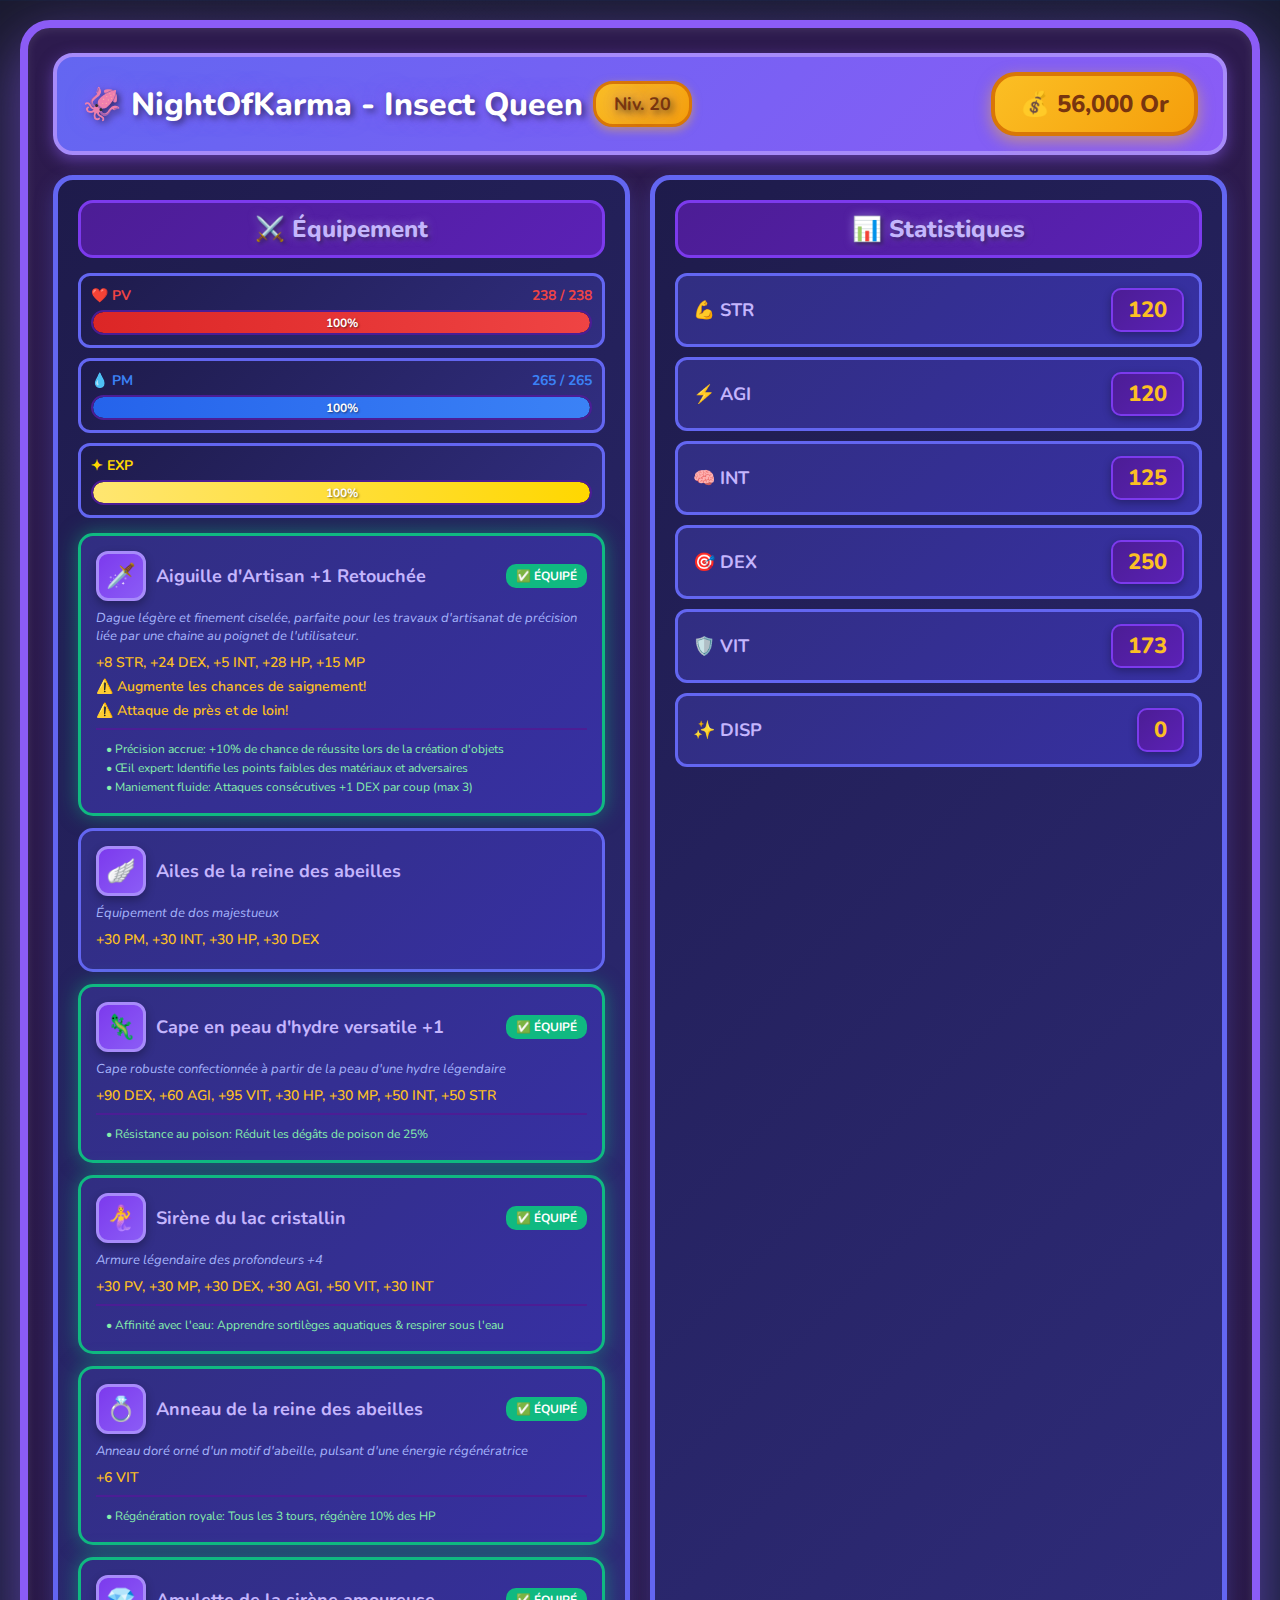
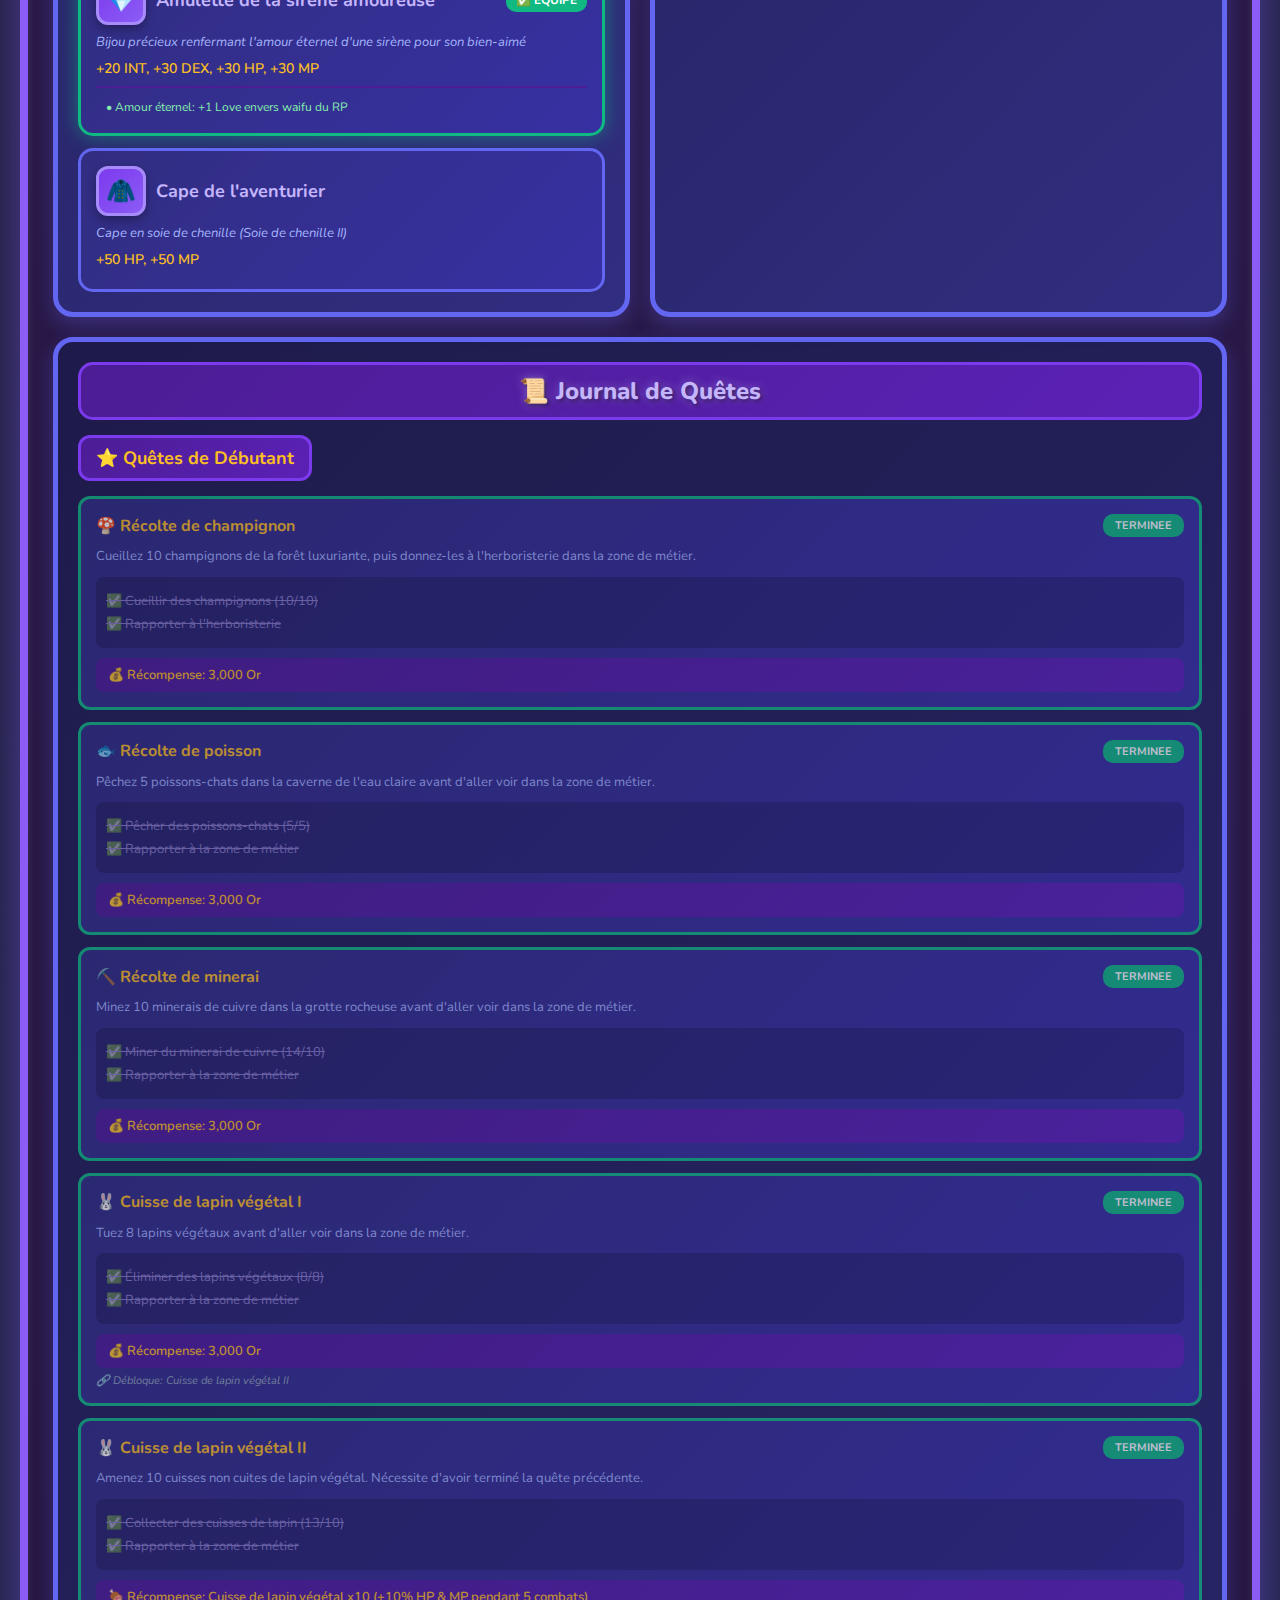
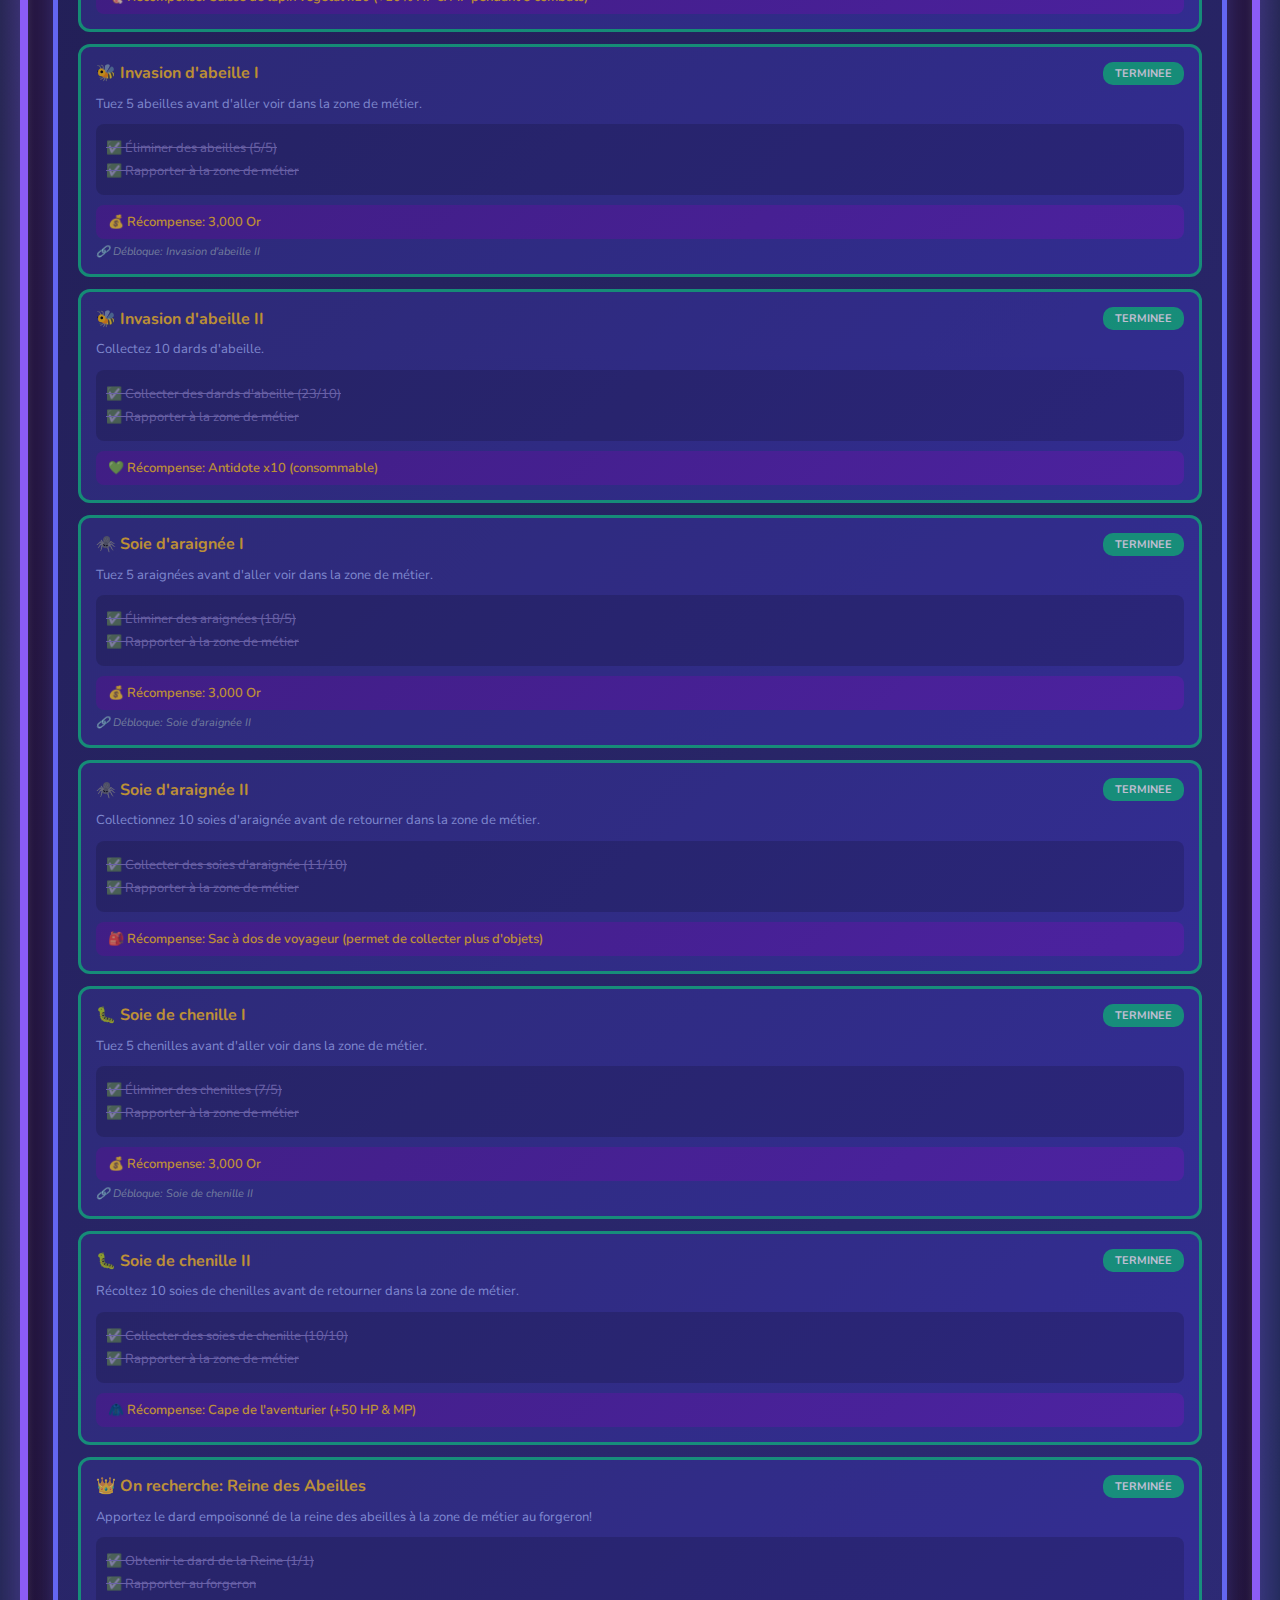
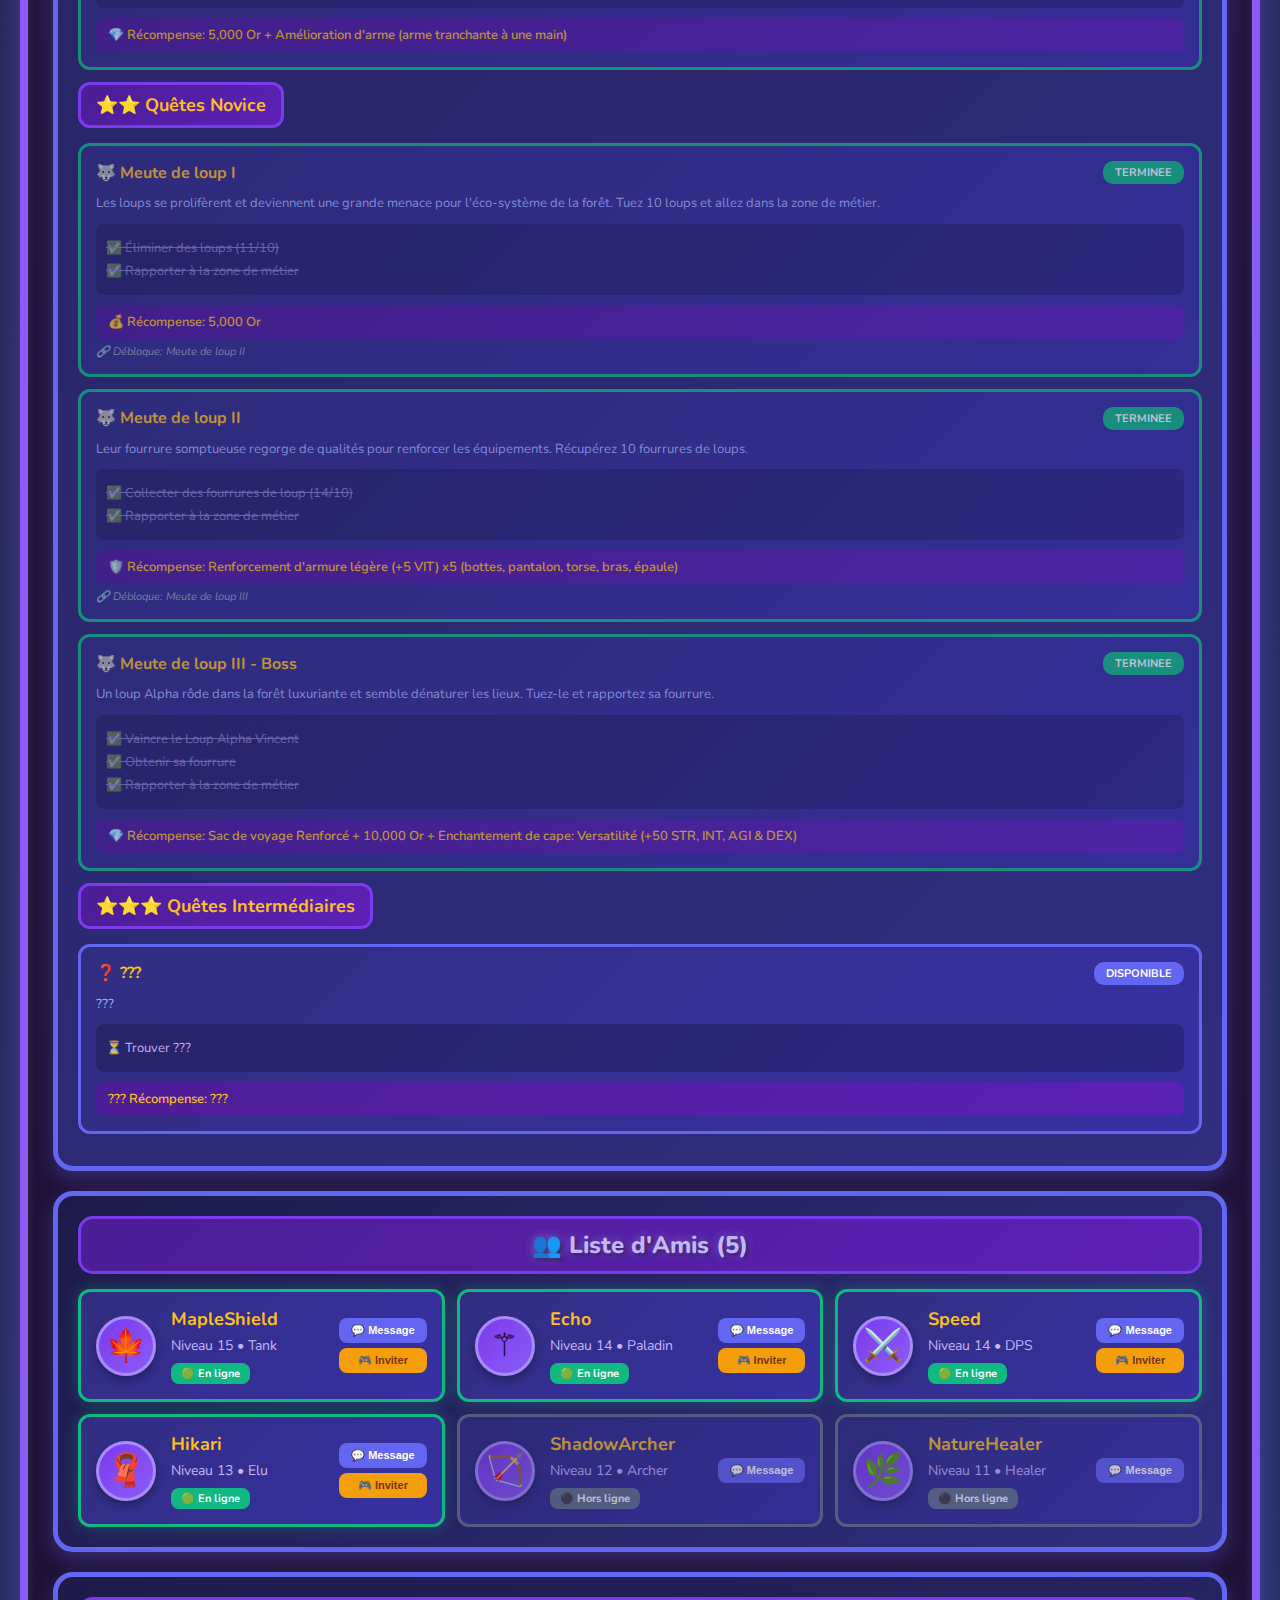
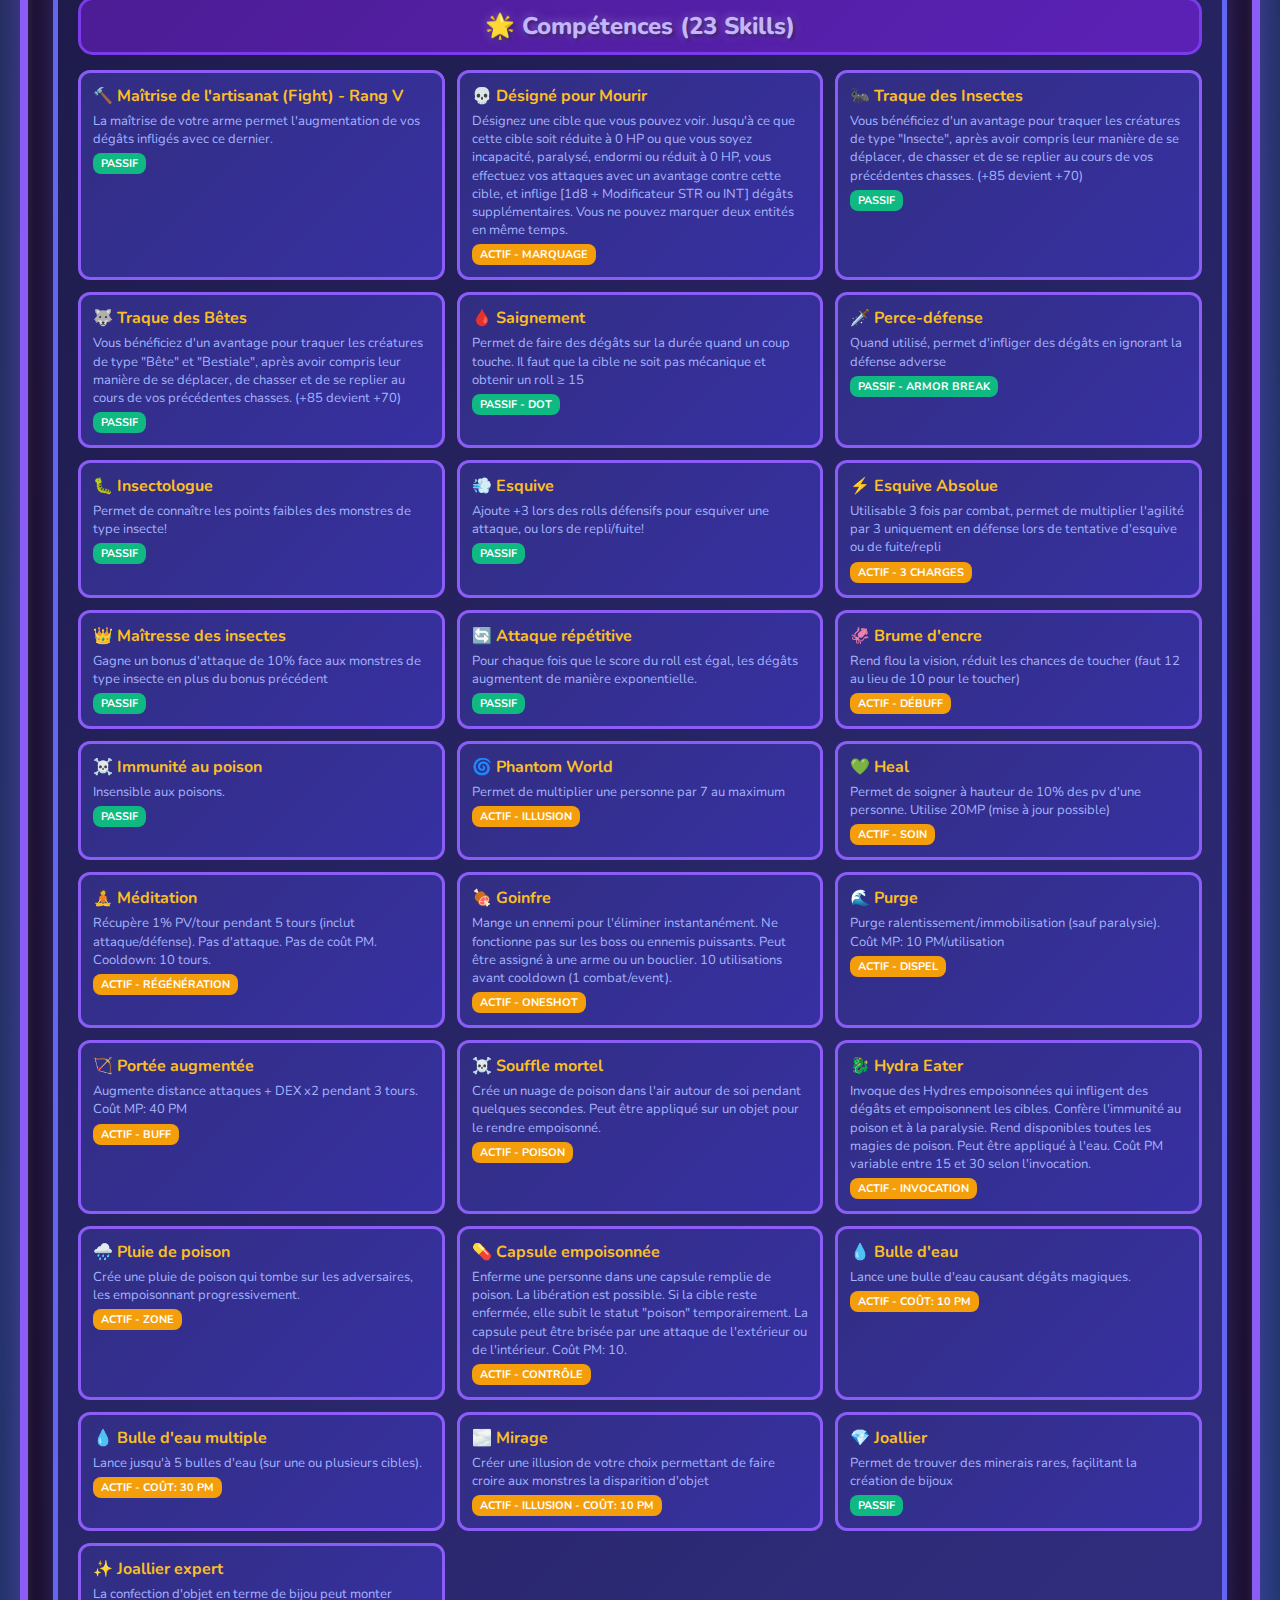
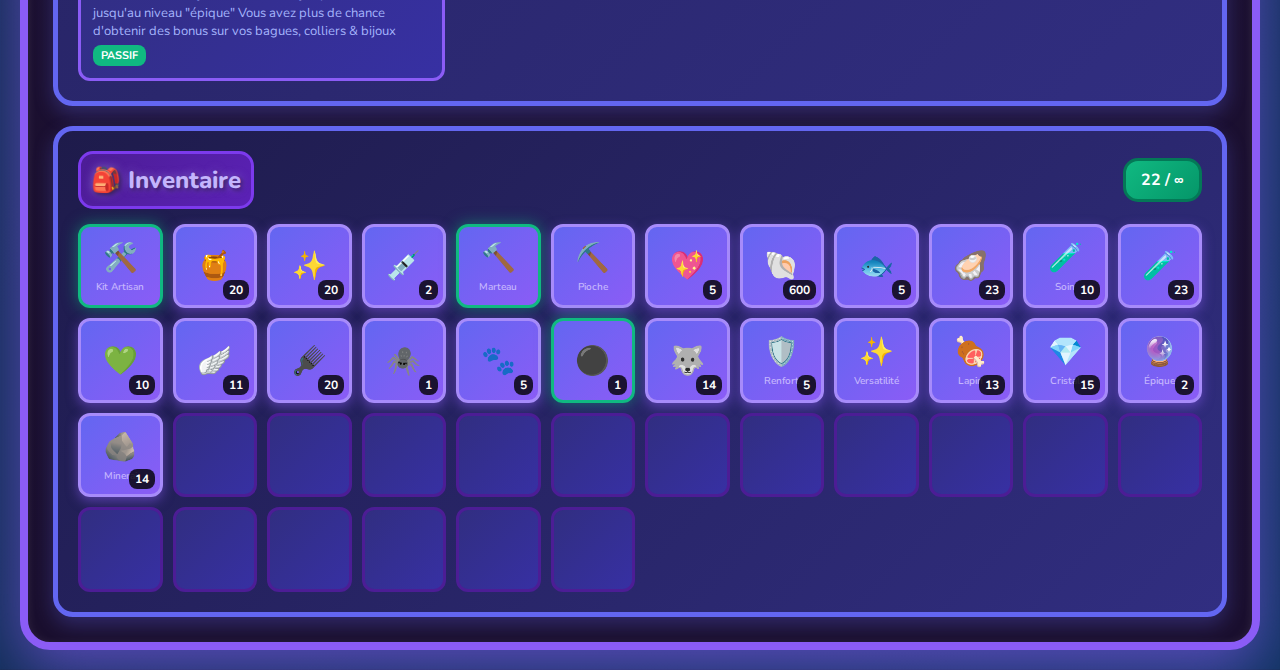
<file: Interface de personnage Bofuri - NightOfKarma.html>
<!DOCTYPE html>
<html lang="fr">
<head>
    <meta charset="UTF-8">
    <meta name="viewport" content="width=device-width, initial-scale=1.0, maximum-scale=1.0, user-scalable=no">
    <title>NightOfKarma - Interface</title>
    <style>
        @import url('https://fonts.googleapis.com/css2?family=Nunito:wght@400;600;700;800&display=swap');

        * {
            margin: 0;
            padding: 0;
            box-sizing: border-box;
        }

        body {
            font-family: 'Nunito', sans-serif;
            background: linear-gradient(135deg, #1a1a2e 0%, #16213e 50%, #0f3460 100%);
            min-height: 100vh;
            display: flex;
            justify-content: center;
            align-items: center;
            padding: 20px;
        }

        .game-window {
            background: linear-gradient(to bottom, #2d1b4e 0%, #1a0f2e 100%);
            border-radius: 30px;
            border: 8px solid #8b5cf6;
            box-shadow: 0 20px 60px rgba(139, 92, 246, 0.6), inset 0 2px 10px rgba(255,255,255,0.1);
            max-width: 1400px;
            width: 100%;
            padding: 25px;
            position: relative;
        }

        .game-window::before {
            content: '';
            position: absolute;
            top: -4px;
            left: -4px;
            right: -4px;
            bottom: -4px;
            background: linear-gradient(45deg, #8b5cf6, #a78bfa, #c4b5fd, #8b5cf6);
            border-radius: 33px;
            z-index: -1;
            opacity: 0.8;
            animation: glow 3s ease-in-out infinite;
        }

        @keyframes glow {
            0%, 100% { opacity: 0.8; }
            50% { opacity: 1; }
        }

        .header {
            background: linear-gradient(135deg, #6366f1 0%, #8b5cf6 100%);
            border-radius: 20px;
            padding: 15px 25px;
            margin-bottom: 20px;
            display: flex;
            justify-content: space-between;
            align-items: center;
            border: 4px solid #a78bfa;
            box-shadow: 0 5px 15px rgba(139, 92, 246, 0.5);
        }

        .character-name {
            font-size: 32px;
            font-weight: 800;
            color: white;
            text-shadow: 3px 3px 6px rgba(0,0,0,0.5), 0 0 20px rgba(139, 92, 246, 0.8);
            display: flex;
            align-items: center;
            gap: 10px;
        }

        .level-badge {
            background: linear-gradient(135deg, #fbbf24 0%, #f59e0b 100%);
            padding: 8px 18px;
            border-radius: 20px;
            font-size: 18px;
            font-weight: 700;
            color: #78350f;
            border: 3px solid #d97706;
            box-shadow: 0 3px 10px rgba(251, 191, 36, 0.5);
        }

        .gold {
            background: linear-gradient(135deg, #fbbf24 0%, #f59e0b 100%);
            padding: 12px 25px;
            border-radius: 25px;
            font-size: 24px;
            font-weight: 800;
            color: #78350f;
            border: 4px solid #d97706;
            box-shadow: 0 5px 15px rgba(251, 191, 36, 0.5);
            display: flex;
            align-items: center;
            gap: 8px;
        }

        .main-content {
            display: grid;
            grid-template-columns: 1fr 1fr;
            gap: 20px;
            margin-bottom: 20px;
        }

        .panel {
            background: linear-gradient(135deg, #1e1b4b 0%, #312e81 100%);
            border-radius: 20px;
            padding: 20px;
            border: 5px solid #6366f1;
            box-shadow: 0 8px 20px rgba(99, 102, 241, 0.3);
        }

        .panel-title {
            font-size: 24px;
            font-weight: 800;
            color: #c4b5fd;
            margin-bottom: 15px;
            text-align: center;
            text-shadow: 2px 2px 4px rgba(0,0,0,0.5), 0 0 10px rgba(196, 181, 253, 0.5);
            background: linear-gradient(135deg, #4c1d95 0%, #5b21b6 100%);
            padding: 10px;
            border-radius: 15px;
            border: 3px solid #7c3aed;
        }

        .equipment-grid {
            display: grid;
            gap: 12px;
        }

        .equipment-slot {
            background: linear-gradient(135deg, #312e81 0%, #3730a3 100%);
            border-radius: 15px;
            padding: 15px;
            border: 3px solid #6366f1;
            transition: all 0.3s;
        }

        .equipment-slot.equipped {
            border-color: #10b981;
            box-shadow: 0 0 20px rgba(16, 185, 129, 0.5);
        }

        .equipment-slot:hover {
            transform: translateY(-3px);
            box-shadow: 0 8px 20px rgba(99, 102, 241, 0.5);
        }

        .equipment-header {
            display: flex;
            align-items: center;
            gap: 10px;
            margin-bottom: 8px;
        }

        .equipment-icon {
            width: 50px;
            height: 50px;
            background: linear-gradient(135deg, #7c3aed 0%, #8b5cf6 100%);
            border-radius: 12px;
            display: flex;
            align-items: center;
            justify-content: center;
            font-size: 24px;
            border: 3px solid #a78bfa;
            box-shadow: 0 4px 10px rgba(0,0,0,0.3);
        }

        .equipment-name {
            font-weight: 700;
            color: #c4b5fd;
            font-size: 18px;
            flex: 1;
        }

        .equipped-badge {
            background: #10b981;
            color: white;
            padding: 4px 10px;
            border-radius: 10px;
            font-size: 12px;
            font-weight: 700;
        }

        .equipment-desc {
            color: #a5b4fc;
            font-size: 13px;
            margin-bottom: 8px;
            font-style: italic;
        }

        .equipment-stats {
            color: #fbbf24;
            font-size: 14px;
            font-weight: 600;
            margin-bottom: 5px;
        }

        .equipment-skills {
            margin-top: 8px;
            padding-top: 8px;
            border-top: 2px solid #4c1d95;
        }

        .skill-item {
            color: #86efac;
            font-size: 12px;
            margin: 3px 0;
            padding-left: 10px;
        }

        .stats-grid {
            display: grid;
            gap: 10px;
        }

        .stat-row {
            background: linear-gradient(135deg, #312e81 0%, #3730a3 100%);
            border-radius: 12px;
            padding: 12px 15px;
            border: 3px solid #6366f1;
            display: flex;
            justify-content: space-between;
            align-items: center;
            transition: all 0.3s;
            position: relative;
            cursor: help;
        }

        .stat-row:hover {
            transform: translateX(5px);
            box-shadow: 0 5px 15px rgba(99, 102, 241, 0.5);
        }

        .stat-label {
            font-weight: 700;
            color: #c4b5fd;
            font-size: 18px;
        }

        .stat-value {
            font-weight: 800;
            color: #fbbf24;
            font-size: 22px;
            background: linear-gradient(135deg, #4c1d95 0%, #5b21b6 100%);
            padding: 5px 15px;
            border-radius: 10px;
            border: 2px solid #7c3aed;
            box-shadow: 0 3px 8px rgba(0,0,0,0.3);
        }

        /* Tooltip styles */
        .stat-row .tooltip,
        .bar-container .tooltip {
            visibility: hidden;
            width: 300px;
            background: linear-gradient(135deg, #1e1b4b 0%, #312e81 100%);
            color: #c4b5fd;
            text-align: left;
            border-radius: 12px;
            padding: 15px;
            position: absolute;
            z-index: 20;
            opacity: 0;
            transition: opacity 0.3s;
            border: 3px solid #6366f1;
            box-shadow: 0 5px 15px rgba(99, 102, 241, 0.5);
            font-size: 14px;
            font-weight: normal;
            pointer-events: none;
            left: 105%;
            top: 0;
        }

        /* Media query pour les écrans de taille moyenne et petite */
        @media (max-width: 1200px) {
            .stat-row .tooltip,
            .bar-container .tooltip {
                left: auto;
                right: 0;
                top: auto;
                bottom: 105%; /* Affiche le tooltip au-dessus de la barre sur petits écrans */
                width: 250px;
            }
        }

        /* Pour les écrans très petits, réduire davantage la taille */
        @media (max-width: 768px) {
            .stat-row .tooltip {
                width: 200px;
                font-size: 12px;
            }

            .tooltip-title {
                font-size: 14px;
            }
        }

        .stat-row:hover .tooltip,
        .bar-container:hover .tooltip {
            visibility: visible;
            opacity: 1;
        }


        .tooltip-title {
            color: #fbbf24;
            font-weight: 700;
            margin-bottom: 10px;
            font-size: 16px;
            border-bottom: 2px solid #4c1d95;
            padding-bottom: 5px;
        }

        .tooltip-section {
            margin-bottom: 8px;
        }

        .tooltip-label {
            font-weight: 600;
            color: #a5b4fc;
        }

        .tooltip-value {
            color: #fbbf24;
            float: right;
        }

        .tooltip-item {
            display: flex;
            justify-content: space-between;
            padding: 3px 0;
            color: #a5b4fc;
        }

        .tooltip-item span:last-child {
            color: #86efac;
            font-weight: 600;
        }

        .hp-mp-exp-bars {
            display: grid;
            gap: 10px;
            margin-bottom: 15px;
        }

        .bar-container {
            background: linear-gradient(135deg, #1e1b4b 0%, #312e81 100%);
            border-radius: 12px;
            padding: 10px;
            border: 3px solid #6366f1;
            /* AJOUT ICI : Nécessaire pour que le tooltip s'affiche au bon endroit */
            position: relative;
            cursor: help; /* Optionnel : montre un curseur "?" au survol */
        }


        .bar-label {
            font-weight: 700;
            margin-bottom: 5px;
            display: flex;
            justify-content: space-between;
            font-size: 14px;
        }

        .bar {
            height: 25px;
            background: #1e1b4b;
            border-radius: 15px;
            overflow: hidden;
            border: 2px solid #4c1d95;
            box-shadow: inset 0 2px 5px rgba(0,0,0,0.5);
        }

        .bar-fill {
            height: 100%;
            border-radius: 15px;
            transition: width 0.3s;
            display: flex;
            align-items: center;
            justify-content: center;
            font-weight: 700;
            font-size: 12px;
            color: white;
            text-shadow: 1px 1px 2px rgba(0,0,0,0.5);
        }

        .hp-bar {
            background: linear-gradient(90deg, #dc2626 0%, #ef4444 100%);
            box-shadow: 0 0 10px rgba(239, 68, 68, 0.5);
        }

        .mp-bar {
            background: linear-gradient(90deg, #2563eb 0%, #3b82f6 100%);
            box-shadow: 0 0 10px rgba(59, 130, 246, 0.5);
        }

        .exp-bar {
            background: linear-gradient(90deg, #ffe671 0%, #FFD700 100%);
            box-shadow: 0 0 10px rgba(243, 149, 41, 0.5);
        }

        .inventory {
            background: linear-gradient(135deg, #1e1b4b 0%, #312e81 100%);
            border-radius: 20px;
            padding: 20px;
            border: 5px solid #6366f1;
            box-shadow: 0 8px 20px rgba(99, 102, 241, 0.3);
        }

        .inventory-grid {
            display: grid;
            grid-template-columns: repeat(auto-fill, minmax(80px, 1fr));
            gap: 10px;
        }

        .inventory-slot {
            aspect-ratio: 1;
            background: linear-gradient(135deg, #312e81 0%, #3730a3 100%);
            border-radius: 12px;
            border: 3px solid #4c1d95;
            display: flex;
            flex-direction: column;
            align-items: center;
            justify-content: center;
            font-size: 28px;
            transition: all 0.3s;
            cursor: pointer;
            position: relative;
            padding: 5px;
        }

        .inventory-slot.filled {
            background: linear-gradient(135deg, #6366f1 0%, #8b5cf6 100%);
            border-color: #a78bfa;
            box-shadow: 0 4px 12px rgba(139, 92, 246, 0.5);
        }

        .inventory-slot.equipped {
            border-color: #10b981;
            box-shadow: 0 0 15px rgba(16, 185, 129, 0.5);
        }

        .inventory-slot:hover {
            transform: scale(1.1);
            z-index: 10;
        }

        .item-count {
            position: absolute;
            bottom: 5px;
            right: 5px;
            background: rgba(0,0,0,0.8);
            color: white;
            padding: 2px 6px;
            border-radius: 8px;
            font-size: 12px;
            font-weight: 700;
        }

        .item-name {
            font-size: 10px;
            color: #c4b5fd;
            text-align: center;
            margin-top: 3px;
            font-weight: 600;
        }

        .inventory-header {
            display: flex;
            justify-content: space-between;
            align-items: center;
            margin-bottom: 15px;
        }

        .inventory-count {
            background: linear-gradient(135deg, #10b981 0%, #059669 100%);
            padding: 8px 15px;
            border-radius: 15px;
            font-weight: 700;
            color: white;
            border: 3px solid #047857;
            font-size: 16px;
        }

        .skills-section {
            background: linear-gradient(135deg, #1e1b4b 0%, #312e81 100%);
            border-radius: 20px;
            padding: 20px;
            border: 5px solid #6366f1;
            box-shadow: 0 8px 20px rgba(99, 102, 241, 0.3);
            margin-bottom: 20px;
        }

        .skills-grid {
            display: grid;
            grid-template-columns: repeat(auto-fill, minmax(320px, 1fr));
            gap: 12px;
        }

        .skill-card {
            background: linear-gradient(135deg, #312e81 0%, #3730a3 100%);
            border-radius: 12px;
            padding: 12px;
            border: 3px solid #8b5cf6;
            transition: all 0.3s;
        }

        .skill-card:hover {
            transform: translateY(-3px);
            box-shadow: 0 8px 20px rgba(139, 92, 246, 0.5);
        }

        .skill-name {
            font-weight: 700;
            color: #fbbf24;
            font-size: 16px;
            margin-bottom: 5px;
            display: flex;
            align-items: center;
            gap: 8px;
        }

        .skill-desc {
            color: #a5b4fc;
            font-size: 13px;
            line-height: 1.4;
        }

        .skill-type {
            display: inline-block;
            background: #7c3aed;
            color: white;
            padding: 3px 8px;
            border-radius: 8px;
            font-size: 11px;
            font-weight: 700;
            margin-top: 5px;
        }

        .skill-type.active {
            background: #f59e0b;
        }

        .skill-type.passive {
            background: #10b981;
        }

        .quests-section {
            background: linear-gradient(135deg, #1e1b4b 0%, #312e81 100%);
            border-radius: 20px;
            padding: 20px;
            border: 5px solid #6366f1;
            box-shadow: 0 8px 20px rgba(99, 102, 241, 0.3);
            margin-bottom: 20px;
        }

        .quest-difficulty {
            display: inline-block;
            background: linear-gradient(135deg, #4c1d95 0%, #5b21b6 100%);
            padding: 8px 15px;
            border-radius: 12px;
            color: #fbbf24;
            font-weight: 700;
            font-size: 18px;
            margin-bottom: 15px;
            border: 3px solid #7c3aed;
        }

        .quest-card {
            background: linear-gradient(135deg, #312e81 0%, #3730a3 100%);
            border-radius: 12px;
            padding: 15px;
            border: 3px solid #8b5cf6;
            margin-bottom: 12px;
            transition: all 0.3s;
        }

        .quest-card:hover {
            transform: translateX(5px);
            box-shadow: 0 8px 20px rgba(139, 92, 246, 0.5);
        }

        .quest-card.completed {
            border-color: #10b981;
            opacity: 0.7;
        }

        .quest-card.active {
            border-color: #fbbf24;
            box-shadow: 0 0 15px rgba(251, 191, 36, 0.5);
        }

        .quest-card.available {
            border-color: #6366f1;
        }

        .quest-card.locked {
            border-color: #64748b;
            opacity: 0.5;
        }

        .quest-header {
            display: flex;
            justify-content: space-between;
            align-items: center;
            margin-bottom: 10px;
        }

        .quest-title {
            font-weight: 700;
            color: #fbbf24;
            font-size: 16px;
            display: flex;
            align-items: center;
            gap: 8px;
        }

        .quest-status {
            padding: 4px 12px;
            border-radius: 10px;
            font-size: 11px;
            font-weight: 700;
        }

        .quest-status.active {
            background: #fbbf24;
            color: #78350f;
        }

        .quest-status.completed {
            background: #10b981;
            color: white;
        }

        .quest-status.available {
            background: #6366f1;
            color: white;
        }

        .quest-status.locked {
            background: #64748b;
            color: white;
        }

        .quest-desc {
            color: #a5b4fc;
            font-size: 13px;
            margin-bottom: 10px;
            line-height: 1.5;
        }

        .quest-objectives {
            background: rgba(0,0,0,0.2);
            padding: 10px;
            border-radius: 8px;
            margin-bottom: 10px;
        }

        .quest-objective {
            color: #c4b5fd;
            font-size: 13px;
            margin: 5px 0;
            display: flex;
            align-items: center;
            gap: 8px;
        }

        .quest-objective.completed {
            text-decoration: line-through;
            opacity: 0.6;
        }

        .quest-reward {
            background: linear-gradient(135deg, #4c1d95 0%, #5b21b6 100%);
            padding: 8px 12px;
            border-radius: 8px;
            color: #fbbf24;
            font-size: 13px;
            font-weight: 600;
        }

        .quest-chain {
            color: #94a3b8;
            font-size: 11px;
            font-style: italic;
            margin-top: 5px;
        }

        .friends-section {
            background: linear-gradient(135deg, #1e1b4b 0%, #312e81 100%);
            border-radius: 20px;
            padding: 20px;
            border: 5px solid #6366f1;
            box-shadow: 0 8px 20px rgba(99, 102, 241, 0.3);
            margin-bottom: 20px;
        }

        .friends-grid {
            display: grid;
            grid-template-columns: repeat(auto-fill, minmax(280px, 1fr));
            gap: 12px;
        }

        .friend-card {
            background: linear-gradient(135deg, #312e81 0%, #3730a3 100%);
            border-radius: 12px;
            padding: 15px;
            border: 3px solid #8b5cf6;
            transition: all 0.3s;
            display: flex;
            align-items: center;
            gap: 15px;
        }

        .friend-card:hover {
            transform: translateY(-3px);
            box-shadow: 0 8px 20px rgba(139, 92, 246, 0.5);
        }

        .friend-card.online {
            border-color: #10b981;
            box-shadow: 0 0 15px rgba(16, 185, 129, 0.3);
        }

        .friend-card.offline {
            border-color: #64748b;
            opacity: 0.7;
        }

        .friend-avatar {
            width: 60px;
            height: 60px;
            background: linear-gradient(135deg, #7c3aed 0%, #8b5cf6 100%);
            border-radius: 50%;
            display: flex;
            align-items: center;
            justify-content: center;
            font-size: 32px;
            border: 3px solid #a78bfa;
            box-shadow: 0 4px 10px rgba(0,0,0,0.3);
            flex-shrink: 0;
        }

        .friend-info {
            flex: 1;
        }

        .friend-name {
            font-weight: 700;
            color: #fbbf24;
            font-size: 18px;
            margin-bottom: 5px;
        }

        .friend-level {
            color: #c4b5fd;
            font-size: 14px;
            margin-bottom: 3px;
        }

        .friend-status {
            display: inline-block;
            padding: 3px 10px;
            border-radius: 8px;
            font-size: 11px;
            font-weight: 700;
            margin-top: 5px;
        }

        .friend-status.online {
            background: #10b981;
            color: white;
        }

        .friend-status.offline {
            background: #64748b;
            color: white;
        }

        .friend-actions {
            display: flex;
            flex-direction: column;
            gap: 5px;
        }

        .friend-btn {
            padding: 6px 12px;
            border-radius: 8px;
            font-size: 11px;
            font-weight: 700;
            border: none;
            cursor: pointer;
            transition: all 0.3s;
        }

        .friend-btn.message {
            background: #6366f1;
            color: white;
        }

        .friend-btn.message:hover {
            background: #4f46e5;
        }

        .friend-btn.invite {
            background: #f59e0b;
            color: #78350f;
        }

        .friend-btn.invite:hover {
            background: #d97706;
        }

        @media (max-width: 1024px) {
            .main-content {
                grid-template-columns: 1fr;
            }

            .skills-grid, .friends-grid {
                grid-template-columns: 1fr;
            }
        }
    </style>
</head>
<body>
<div class="game-window">
    <div class="header">
        <div class="character-name">
            🦑 NightOfKarma - Insect Queen
            <span class="level-badge">Niv. 20</span>
        </div>
        <div class="gold">
            💰 56,000 Or
        </div>
    </div>

    <div class="main-content">
        <div class="panel">
            <div class="panel-title">⚔️ Équipement</div>
            <div class="hp-mp-exp-bars">
                <div class="bar-container">
                    <div class="bar-label">
                        <span style="color: #ef4444;">❤️ PV</span>
                        <span style="color: #ef4444;">238 / 238</span>
                    </div>
                    <div class="bar">
                        <div class="bar-fill hp-bar" style="width: 100%;">100%</div>
                    </div>
                    <div class="tooltip">
                        <div class="tooltip-title">Détails de Points de Vie (PV)</div>
                        <div class="tooltip-section">
                            <div class="tooltip-item"><span>Base</span><span>30x4</span></div>
                            <div class="tooltip-item"><span>Aiguille d'Artisan +1</span><span>+28</span></div>
                            <div class="tooltip-item"><span>Cape en peau d'hydre</span><span>+30</span></div>
                            <div class="tooltip-item"><span>Sirène du lac cristallin</span><span>+30</span></div>
                            <div class="tooltip-item"><span>Amulette de la sirène amoureuse</span><span>+30</span></div>
                        </div>
                        <div class="tooltip-section">
                            <div class="tooltip-label">Total: <span class="tooltip-value">208</span></div>
                        </div>
                    </div>
                </div>
                <div class="bar-container">
                    <div class="bar-label">
                        <span style="color: #3b82f6;">💧 PM</span>
                        <span style="color: #3b82f6;">265 / 265</span>
                    </div>
                    <div class="bar">
                        <div class="bar-fill mp-bar" style="width: 100%;">100%</div>
                    </div>
                    <div class="tooltip">
                        <div class="tooltip-title">Détails de Points de Mana (PM)</div>
                        <div class="tooltip-section">
                            <div class="tooltip-item"><span>Base</span><span>40x4</span></div>
                            <div class="tooltip-item"><span>Aiguille d'Artisan +1</span><span>+15</span></div>
                            <div class="tooltip-item"><span>Cape en peau d'hydre</span><span>+30</span></div>
                            <div class="tooltip-item"><span>Sirène du lac cristallin</span><span>+30</span></div>
                            <div class="tooltip-item"><span>Amulette de la sirène amoureuse</span><span>+30</span></div>
                        </div>
                        <div class="tooltip-section">
                            <div class="tooltip-label">Total: <span class="tooltip-value">155</span></div>
                        </div>
                    </div>
                </div>
                <div class="bar-container">
                    <div class="bar-label">
                        <span style="color: #FFD700;">✦ EXP</span>
                    </div>
                    <div class="bar">
                        <div class="bar-fill exp-bar" style="width: 100%;">100%</div>
                    </div>
                </div>
            </div>
            <div class="equipment-grid">
                <div class="equipment-slot equipped">
                    <div class="equipment-header">
                        <div class="equipment-icon">🗡️</div>
                        <div class="equipment-name">Aiguille d'Artisan +1 Retouchée</div>
                        <span class="equipped-badge">✅ ÉQUIPÉ</span>
                    </div>
                    <div class="equipment-desc">Dague légère et finement ciselée, parfaite pour les travaux d'artisanat de précision liée par une chaine au poignet de l'utilisateur.</div>
                    <div class="equipment-stats">+8 STR, +24 DEX, +5 INT, +28 HP, +15 MP</div>
                    <div class="equipment-stats">⚠️ Augmente les chances de saignement!</div>
                    <div class="equipment-stats">⚠️ Attaque de près et de loin!</div>
                    <div class="equipment-skills">
                        <div class="skill-item">• Précision accrue: +10% de chance de réussite lors de la création d'objets</div>
                        <div class="skill-item">• Œil expert: Identifie les points faibles des matériaux et adversaires</div>
                        <div class="skill-item">• Maniement fluide: Attaques consécutives +1 DEX par coup (max 3)</div>
                    </div>
                </div>

                <div class="equipment-slot">
                    <div class="equipment-header">
                        <div class="equipment-icon">🪽</div>
                        <div class="equipment-name">Ailes de la reine des abeilles</div>
                    </div>
                    <div class="equipment-desc">Équipement de dos majestueux</div>
                    <div class="equipment-stats">+30 PM, +30 INT, +30 HP, +30 DEX</div>
                </div>

                <div class="equipment-slot equipped">
                    <div class="equipment-header">
                        <div class="equipment-icon">🦎</div>
                        <div class="equipment-name">Cape en peau d'hydre versatile +1</div>
                        <span class="equipped-badge">✅ ÉQUIPÉ</span>
                    </div>
                    <div class="equipment-desc">Cape robuste confectionnée à partir de la peau d'une hydre légendaire</div>
                    <div class="equipment-stats">+90 DEX, +60 AGI, +95 VIT, +30 HP, +30 MP, +50 INT, +50 STR</div>
                    <div class="equipment-skills">
                        <div class="skill-item">• Résistance au poison: Réduit les dégâts de poison de 25%</div>
                    </div>
                </div>


                <div class="equipment-slot equipped">
                    <div class="equipment-header">
                        <div class="equipment-icon">🧜‍♀️</div>
                        <div class="equipment-name">Sirène du lac cristallin</div>
                        <span class="equipped-badge">✅ ÉQUIPÉ</span>
                    </div>
                    <div class="equipment-desc">Armure légendaire des profondeurs +4</div>
                    <div class="equipment-stats">+30 PV, +30 MP, +30 DEX, +30 AGI, +50 VIT, +30 INT</div>
                    <div class="equipment-skills">
                        <div class="skill-item">• Affinité avec l'eau: Apprendre sortilèges aquatiques & respirer sous l'eau</div>
                    </div>
                </div>

                <div class="equipment-slot equipped">
                    <div class="equipment-header">
                        <div class="equipment-icon">💍</div>
                        <div class="equipment-name">Anneau de la reine des abeilles</div>
                        <span class="equipped-badge">✅ ÉQUIPÉ</span>
                    </div>
                    <div class="equipment-desc">Anneau doré orné d'un motif d'abeille, pulsant d'une énergie régénératrice</div>
                    <div class="equipment-stats">+6 VIT</div>
                    <div class="equipment-skills">
                        <div class="skill-item">• Régénération royale: Tous les 3 tours, régénère 10% des HP</div>
                    </div>
                </div>

                <div class="equipment-slot equipped">
                    <div class="equipment-header">
                        <div class="equipment-icon">💎</div>
                        <div class="equipment-name">Amulette de la sirène amoureuse</div>
                        <span class="equipped-badge">✅ ÉQUIPÉ</span>
                    </div>
                    <div class="equipment-desc">Bijou précieux renfermant l'amour éternel d'une sirène pour son bien-aimé</div>
                    <div class="equipment-stats">+20 INT, +30 DEX, +30 HP, +30 MP</div>
                    <div class="equipment-skills">
                        <div class="skill-item">• Amour éternel: +1 Love envers waifu du RP</div>
                    </div>
                </div>

                <div class="equipment-slot">
                    <div class="equipment-header">
                        <div class="equipment-icon">🧥</div>
                        <div class="equipment-name">Cape de l'aventurier</div>
                    </div>
                    <div class="equipment-desc">Cape en soie de chenille (Soie de chenille II)</div>
                    <div class="equipment-stats">+50 HP, +50 MP</div>
                </div>
            </div>
        </div>

        <div class="panel">
            <div class="panel-title">📊 Statistiques</div>
            <div class="stats-grid">
                <div class="stat-row">
                    <span class="stat-label">💪 STR</span>
                    <span class="stat-value">120</span>
                    <div class="tooltip">
                        <div class="tooltip-title">Détails de Force (STR)</div>
                        <div class="tooltip-section">
                            <div class="tooltip-item"><span>Base</span><span>62</span></div>
                            <div class="tooltip-item"><span>Aiguille d'Artisan +1</span><span>+8</span></div>
                            <div class="tooltip-item"><span>Cape en peau d'hydre</span><span>+50</span></div>
                        </div>
                        <div class="tooltip-section">
                            <div class="tooltip-label">Total: <span class="tooltip-value">120</span></div>
                        </div>
                    </div>
                </div>
                <div class="stat-row">
                    <span class="stat-label">⚡ AGI</span>
                    <span class="stat-value">120</span>
                    <div class="tooltip">
                        <div class="tooltip-title">Détails d'Agilité (AGI)</div>
                        <div class="tooltip-section">
                            <div class="tooltip-item"><span>Base</span><span>30</span></div>
                            <div class="tooltip-item"><span>Sirène du lac cristallin</span><span>+30</span></div>
                            <div class="tooltip-item"><span>Cape en peau d'hydre</span><span>+60</span></div>
                        </div>
                        <div class="tooltip-section">
                        <div class="tooltip-label">Total: <span class="tooltip-value">120</span></div>
                        </div>
                    </div>
                </div>
                <div class="stat-row">
                    <span class="stat-label">🧠 INT</span>
                    <span class="stat-value">125</span>
                    <div class="tooltip">
                        <div class="tooltip-title">Détails d'Intelligence (INT)</div>
                        <div class="tooltip-section">
                            <div class="tooltip-item"><span>Base</span><span>20</span></div>
                            <div class="tooltip-item"><span>Aiguille d'Artisan +1</span><span>+5</span></div>
                            <div class="tooltip-item"><span>Sirène du lac cristallin</span><span>+30</span></div>
                            <div class="tooltip-item"><span>Amulette de la sirène amoureuse</span><span>+20</span></div>
                            <div class="tooltip-item"><span>Cape en peau d'hydre</span><span>+50</span></div>
                        </div>
                        <div class="tooltip-section">
                            <div class="tooltip-label">Total: <span class="tooltip-value">125</span></div>
                        </div>
                    </div>
                </div>
                <div class="stat-row">
                    <span class="stat-label">🎯 DEX</span>
                    <span class="stat-value">250</span>
                    <div class="tooltip">
                        <div class="tooltip-title">Détails de Dextérité (DEX)</div>
                        <div class="tooltip-section">
                            <div class="tooltip-item"><span>Base</span><span>76</span></div>
                            <div class="tooltip-item"><span>Aiguille d'Artisan +1</span><span>+24</span></div>
                            <div class="tooltip-item"><span>Cape en peau d'hydre</span><span>+90</span></div>
                            <div class="tooltip-item"><span>Sirène du lac cristallin</span><span>+30</span></div>
                            <div class="tooltip-item"><span>Amulette de la sirène amoureuse</span><span>+30</span></div>
                        </div>
                        <div class="tooltip-section">
                            <div class="tooltip-label">Total: <span class="tooltip-value">250</span></div>
                        </div>
                    </div>
                </div>
                <div class="stat-row">
                    <span class="stat-label">🛡️ VIT</span>
                    <span class="stat-value">173</span>
                    <div class="tooltip">
                        <div class="tooltip-title">Détails de Vitalité (VIT)</div>
                        <div class="tooltip-section">
                            <div class="tooltip-item"><span>Base</span><span>22</span></div>
                            <div class="tooltip-item"><span>Sirène du lac cristallin</span><span>+50</span></div>
                            <div class="tooltip-item"><span>Anneau de la reine</span><span>+6</span></div>
                            <div class="tooltip-item"><span>Cape en peau d'hydre</span><span>+95</span></div>
                        </div>
                        <div class="tooltip-section">
                            <div class="tooltip-label">Total: <span class="tooltip-value">173</span></div>
                        </div>
                    </div>
                </div>
                <div class="stat-row">
                    <span class="stat-label">✨ DISP</span>
                    <span class="stat-value">0</span>
                    <div class="tooltip">
                        <div class="tooltip-title">Points disponibles</div>
                        <div class="tooltip-section">
                            <div class="tooltip-label">Points à distribuer dans les statistiques</div>
                        </div>
                    </div>
                </div>
            </div>
        </div>
    </div>

    <div class="quests-section">
        <div class="panel-title">📜 Journal de Quêtes</div>

        <div class="quest-difficulty">⭐ Quêtes de Débutant</div>

        <div class="quest-card completed">
            <div class="quest-header">
                <div class="quest-title">🍄 Récolte de champignon</div>
                <span class="quest-status completed">TERMINEE</span>
            </div>
            <div class="quest-desc">
                Cueillez 10 champignons de la forêt luxuriante, puis donnez-les à l'herboristerie dans la zone de métier.
            </div>
            <div class="quest-objectives">
                <div class="quest-objective completed">✅ Cueillir des champignons (10/10)</div>
                <div class="quest-objective completed">✅ Rapporter à l'herboristerie</div>
            </div>
            <div class="quest-reward">💰 Récompense: 3,000 Or</div>
        </div>

        <div class="quest-card completed">
            <div class="quest-header">
                <div class="quest-title">🐟 Récolte de poisson</div>
                <span class="quest-status completed">TERMINEE</span>
            </div>
            <div class="quest-desc">
                Pêchez 5 poissons-chats dans la caverne de l'eau claire avant d'aller voir dans la zone de métier.
            </div>
            <div class="quest-objectives">
                <div class="quest-objective completed">✅ Pêcher des poissons-chats (5/5)</div>
                <div class="quest-objective completed">✅ Rapporter à la zone de métier</div>
            </div>
            <div class="quest-reward">💰 Récompense: 3,000 Or</div>
        </div>

        <div class="quest-card completed">
            <div class="quest-header">
                <div class="quest-title">⛏️ Récolte de minerai</div>
                <span class="quest-status completed">TERMINEE</span>
            </div>
            <div class="quest-desc">
                Minez 10 minerais de cuivre dans la grotte rocheuse avant d'aller voir dans la zone de métier.
            </div>
            <div class="quest-objectives">
                <div class="quest-objective completed">✅ Miner du minerai de cuivre (14/10)</div>
                <div class="quest-objective completed">✅ Rapporter à la zone de métier</div>
            </div>
            <div class="quest-reward">💰 Récompense: 3,000 Or</div>
        </div>

        <div class="quest-card completed">
            <div class="quest-header">
                <div class="quest-title">🐰 Cuisse de lapin végétal I</div>
                <span class="quest-status completed">TERMINEE</span>
            </div>
            <div class="quest-desc">
                Tuez 8 lapins végétaux avant d'aller voir dans la zone de métier.
            </div>
            <div class="quest-objectives">
                <div class="quest-objective completed">✅ Éliminer des lapins végétaux (8/8)</div>
                <div class="quest-objective completed">✅ Rapporter à la zone de métier</div>
            </div>
            <div class="quest-reward">💰 Récompense: 3,000 Or</div>
            <div class="quest-chain">🔗 Débloque: Cuisse de lapin végétal II</div>
        </div>

        <div class="quest-card completed">
            <div class="quest-header">
                <div class="quest-title">🐰 Cuisse de lapin végétal II</div>
                <span class="quest-status completed">TERMINEE</span>
            </div>
            <div class="quest-desc">
                Amenez 10 cuisses non cuites de lapin végétal. Nécessite d'avoir terminé la quête précédente.
            </div>
            <div class="quest-objectives">
                <div class="quest-objective completed">✅ Collecter des cuisses de lapin (13/10)</div>
                <div class="quest-objective completed">✅ Rapporter à la zone de métier</div>
            </div>
            <div class="quest-reward">🍖 Récompense: Cuisse de lapin végétal x10 (+10% HP & MP pendant 5 combats)</div>
        </div>

        <div class="quest-card completed">
            <div class="quest-header">
                <div class="quest-title">🐝 Invasion d'abeille I</div>
                <span class="quest-status completed">TERMINEE</span>
            </div>
            <div class="quest-desc">
                Tuez 5 abeilles avant d'aller voir dans la zone de métier.
            </div>
            <div class="quest-objectives">
                <div class="quest-objective completed">✅ Éliminer des abeilles (5/5)</div>
                <div class="quest-objective completed">✅ Rapporter à la zone de métier</div>
            </div>
            <div class="quest-reward">💰 Récompense: 3,000 Or</div>
            <div class="quest-chain">🔗 Débloque: Invasion d'abeille II</div>
        </div>

        <div class="quest-card completed">
            <div class="quest-header">
                <div class="quest-title">🐝 Invasion d'abeille II</div>
                <span class="quest-status completed">TERMINEE</span>
            </div>
            <div class="quest-desc">
                Collectez 10 dards d'abeille.
            </div>
            <div class="quest-objectives">
                <div class="quest-objective completed">✅ Collecter des dards d'abeille (23/10)</div>
                <div class="quest-objective completed">✅ Rapporter à la zone de métier</div>
            </div>
            <div class="quest-reward">💚 Récompense: Antidote x10 (consommable)</div>
        </div>

        <div class="quest-card completed">
            <div class="quest-header">
                <div class="quest-title">🕷️ Soie d'araignée I</div>
                <span class="quest-status completed">TERMINEE</span>
            </div>
            <div class="quest-desc">
                Tuez 5 araignées avant d'aller voir dans la zone de métier.
            </div>
            <div class="quest-objectives">
                <div class="quest-objective completed">✅ Éliminer des araignées (18/5)</div>
                <div class="quest-objective completed">✅ Rapporter à la zone de métier</div>
            </div>
            <div class="quest-reward">💰 Récompense: 3,000 Or</div>
            <div class="quest-chain">🔗 Débloque: Soie d'araignée II</div>
        </div>

        <div class="quest-card completed">
            <div class="quest-header">
                <div class="quest-title">🕷️ Soie d'araignée II</div>
                <span class="quest-status completed">TERMINEE</span>
            </div>
            <div class="quest-desc">
                Collectionnez 10 soies d'araignée avant de retourner dans la zone de métier.
            </div>
            <div class="quest-objectives">
                <div class="quest-objective completed">✅ Collecter des soies d'araignée (11/10)</div>
                <div class="quest-objective completed">✅ Rapporter à la zone de métier</div>
            </div>
            <div class="quest-reward">🎒 Récompense: Sac à dos de voyageur (permet de collecter plus d'objets)</div>
        </div>

        <div class="quest-card completed">
            <div class="quest-header">
                <div class="quest-title">🐛 Soie de chenille I</div>
                <span class="quest-status completed">TERMINEE</span>
            </div>
            <div class="quest-desc">
                Tuez 5 chenilles avant d'aller voir dans la zone de métier.
            </div>
            <div class="quest-objectives">
        <div class="quest-objective completed">✅ Éliminer des chenilles (7/5)</div>
        <div class="quest-objective completed">✅ Rapporter à la zone de métier</div>
            </div>
            <div class="quest-reward">💰 Récompense: 3,000 Or</div>
            <div class="quest-chain">🔗 Débloque: Soie de chenille II</div>
        </div>

        <div class="quest-card completed">
            <div class="quest-header">
                <div class="quest-title">🐛 Soie de chenille II</div>
                <span class="quest-status completed">TERMINEE</span>
            </div>
            <div class="quest-desc">
                Récoltez 10 soies de chenilles avant de retourner dans la zone de métier.
            </div>
            <div class="quest-objectives">
                <div class="quest-objective completed">✅ Collecter des soies de chenille (10/10)</div>
                <div class="quest-objective completed">✅ Rapporter à la zone de métier</div>
            </div>
            <div class="quest-reward">🧥 Récompense: Cape de l'aventurier (+50 HP & MP)</div>
        </div>

        <div class="quest-card completed">
            <div class="quest-header">
                <div class="quest-title">👑 On recherche: Reine des Abeilles</div>
                <span class="quest-status completed">TERMINÉE</span>
            </div>
            <div class="quest-desc">
                Apportez le dard empoisonné de la reine des abeilles à la zone de métier au forgeron!
            </div>
            <div class="quest-objectives">
                <div class="quest-objective completed">✅ Obtenir le dard de la Reine (1/1)</div>
                <div class="quest-objective completed">✅ Rapporter au forgeron</div>
            </div>
            <div class="quest-reward">💎 Récompense: 5,000 Or + Amélioration d'arme (arme tranchante à une main)</div>
        </div>

        <div class="quest-difficulty">⭐⭐ Quêtes Novice</div>

        <div class="quest-card completed">
            <div class="quest-header">
                <div class="quest-title">🐺 Meute de loup I</div>
                <span class="quest-status completed">TERMINEE</span>
            </div>
            <div class="quest-desc">
                Les loups se prolifèrent et deviennent une grande menace pour l'éco-système de la forêt. Tuez 10 loups et allez dans la zone de métier.
            </div>
            <div class="quest-objectives">
                <div class="quest-objective completed">✅ Éliminer des loups (11/10)</div>
                <div class="quest-objective completed">✅ Rapporter à la zone de métier</div>
            </div>
            <div class="quest-reward">💰 Récompense: 5,000 Or</div>
            <div class="quest-chain">🔗 Débloque: Meute de loup II</div>
        </div>

        <div class="quest-card completed">
            <div class="quest-header">
                <div class="quest-title">🐺 Meute de loup II</div>
                <span class="quest-status completed">TERMINEE</span>
            </div>
            <div class="quest-desc">
                Leur fourrure somptueuse regorge de qualités pour renforcer les équipements. Récupérez 10 fourrures de loups.
            </div>
            <div class="quest-objectives">
                <div class="quest-objective completed">✅ Collecter des fourrures de loup (14/10)</div>
                <div class="quest-objective completed">✅ Rapporter à la zone de métier</div>
            </div>
            <div class="quest-reward">🛡️ Récompense: Renforcement d'armure légère (+5 VIT) x5 (bottes, pantalon, torse, bras, épaule)</div>
            <div class="quest-chain">🔗 Débloque: Meute de loup III</div>
        </div>

        <div class="quest-card completed">
            <div class="quest-header">
                <div class="quest-title">🐺 Meute de loup III - Boss</div>
            <span class="quest-status completed">TERMINEE</span>
            </div>
            <div class="quest-desc">
                Un loup Alpha rôde dans la forêt luxuriante et semble dénaturer les lieux. Tuez-le et rapportez sa fourrure.
            </div>
            <div class="quest-objectives">
                <div class="quest-objective completed">✅ Vaincre le Loup Alpha Vincent</div>
                <div class="quest-objective completed">✅ Obtenir sa fourrure</div>
                <div class="quest-objective completed">✅ Rapporter à la zone de métier</div>
            </div>
            <div class="quest-reward">💎 Récompense: Sac de voyage Renforcé + 10,000 Or + Enchantement de cape: Versatilité (+50 STR, INT, AGI & DEX)</div>
        </div>

        <div class="quest-difficulty">⭐⭐⭐ Quêtes Intermédiaires</div>

        <div class="quest-card available">
            <div class="quest-header">
                <div class="quest-title">❓ ???</div>
                <span class="quest-status available">DISPONIBLE</span>
            </div>
            <div class="quest-desc">
                ???
            </div>
            <div class="quest-objectives">
                <div class="quest-objective">⏳ Trouver ???</div>
            </div>
            <div class="quest-reward">??? Récompense: ???</div>
        </div>

    </div>

    <div class="friends-section">
        <div class="panel-title">👥 Liste d'Amis (5)</div>
        <div class="friends-grid">
            <div class="friend-card online">
                <div class="friend-avatar">🍁</div>
                <div class="friend-info">
                    <div class="friend-name">MapleShield</div>
                    <div class="friend-level">Niveau 15 • Tank</div>
                    <span class="friend-status online">🟢 En ligne</span>
                </div>
                <div class="friend-actions">
                    <button class="friend-btn message">💬 Message</button>
                    <button class="friend-btn invite">🎮 Inviter</button>
                </div>
            </div>

            <div class="friend-card online">
                <div class="friend-avatar">⚚</div>
                <div class="friend-info">
                    <div class="friend-name">Echo</div>
                    <div class="friend-level">Niveau 14 • Paladin</div>
                    <span class="friend-status online">🟢 En ligne</span>
                </div>
                <div class="friend-actions">
                    <button class="friend-btn message">💬 Message</button>
                    <button class="friend-btn invite">🎮 Inviter</button>
                </div>
            </div>

            <div class="friend-card online">
                <div class="friend-avatar">⚔️</div>
                <div class="friend-info">
                    <div class="friend-name">Speed</div>
                    <div class="friend-level">Niveau 14 • DPS</div>
                    <span class="friend-status online">🟢 En ligne</span>
                </div>
                <div class="friend-actions">
                    <button class="friend-btn message">💬 Message</button>
                    <button class="friend-btn invite">🎮 Inviter</button>
                </div>
            </div>

            <div class="friend-card online">
                <div class="friend-avatar">🧣</div>
                <div class="friend-info">
                    <div class="friend-name">Hikari</div>
                    <div class="friend-level">Niveau 13 • Elu</div>
                    <span class="friend-status online">🟢 En ligne</span>
                </div>
                <div class="friend-actions">
                    <button class="friend-btn message">💬 Message</button>
                    <button class="friend-btn invite">🎮 Inviter</button>
                </div>
            </div>

            <div class="friend-card offline">
                <div class="friend-avatar">🏹</div>
                <div class="friend-info">
                    <div class="friend-name">ShadowArcher</div>
                    <div class="friend-level">Niveau 12 • Archer</div>
                    <span class="friend-status offline">⚫ Hors ligne</span>
                </div>
                <div class="friend-actions">
                    <button class="friend-btn message">💬 Message</button>
                </div>
            </div>

            <div class="friend-card offline">
                <div class="friend-avatar">🌿</div>
                <div class="friend-info">
                    <div class="friend-name">NatureHealer</div>
                    <div class="friend-level">Niveau 11 • Healer</div>
                    <span class="friend-status offline">⚫ Hors ligne</span>
                </div>
                <div class="friend-actions">
                    <button class="friend-btn message">💬 Message</button>
                </div>
            </div>
        </div>
    </div>

    <div class="skills-section">
    <div class="panel-title">🌟 Compétences (23 Skills)</div>
        <div class="skills-grid">
            <div class="skill-card">
                <div class="skill-name">🔨 Maîtrise de l'artisanat (Fight) - Rang V</div>
                <div class="skill-desc">La maîtrise de votre arme permet l'augmentation de vos dégâts infligés avec ce dernier.</div>
                <span class="skill-type passive">PASSIF</span>
            </div>

            <div class="skill-card">
                <div class="skill-name">💀 Désigné pour Mourir</div>
                <div class="skill-desc">Désignez une cible que vous pouvez voir. Jusqu'à ce que cette cible soit réduite à 0 HP ou que vous soyez incapacité, paralysé, endormi ou réduit à 0 HP, vous effectuez vos attaques avec un avantage contre cette cible, et inflige [1d8 + Modificateur STR ou INT] dégâts supplémentaires. Vous ne pouvez marquer deux entités en même temps.</div>
                <span class="skill-type active">ACTIF - MARQUAGE</span>
            </div>

            <div class="skill-card">
                <div class="skill-name">🐜 Traque des Insectes</div>
                <div class="skill-desc">Vous bénéficiez d'un avantage pour traquer les créatures de type "Insecte", après avoir compris leur manière de se déplacer, de chasser et de se replier au cours de vos précédentes chasses. (+85 devient +70)</div>
                <span class="skill-type passive">PASSIF</span>
            </div>

            <div class="skill-card">
                <div class="skill-name">🐺 Traque des Bêtes</div>
                <div class="skill-desc">Vous bénéficiez d'un avantage pour traquer les créatures de type "Bête" et "Bestiale", après avoir compris leur manière de se déplacer, de chasser et de se replier au cours de vos précédentes chasses. (+85 devient +70)</div>
                <span class="skill-type passive">PASSIF</span>
            </div>

            <div class="skill-card">
                <div class="skill-name">🩸 Saignement</div>
                <div class="skill-desc">Permet de faire des dégâts sur la durée quand un coup touche. Il faut que la cible ne soit pas mécanique et obtenir un roll ≥ 15</div>
                <span class="skill-type passive">PASSIF - DOT</span>
            </div>

            <div class="skill-card">
                <div class="skill-name">🗡️ Perce-défense</div>
                <div class="skill-desc">Quand utilisé, permet d'infliger des dégâts en ignorant la défense adverse</div>
                <span class="skill-type passive">PASSIF - ARMOR BREAK</span>
            </div>

            <div class="skill-card">
                <div class="skill-name">🐛 Insectologue</div>
                <div class="skill-desc">Permet de connaître les points faibles des monstres de type insecte!</div>
                <span class="skill-type passive">PASSIF</span>
            </div>

            <div class="skill-card">
                <div class="skill-name">💨 Esquive</div>
                <div class="skill-desc">Ajoute +3 lors des rolls défensifs pour esquiver une attaque, ou lors de repli/fuite!</div>
                <span class="skill-type passive">PASSIF</span>
            </div>

            <div class="skill-card">
                <div class="skill-name">⚡ Esquive Absolue</div>
                <div class="skill-desc">Utilisable 3 fois par combat, permet de multiplier l'agilité par 3 uniquement en défense lors de tentative d'esquive ou de fuite/repli</div>
                <span class="skill-type active">ACTIF - 3 CHARGES</span>
            </div>

            <div class="skill-card">
                <div class="skill-name">👑 Maîtresse des insectes</div>
                <div class="skill-desc">Gagne un bonus d'attaque de 10% face aux monstres de type insecte en plus du bonus précédent</div>
                <span class="skill-type passive">PASSIF</span>
            </div>

            <div class="skill-card">
                <div class="skill-name">🔄 Attaque répétitive</div>
                <div class="skill-desc">Pour chaque fois que le score du roll est égal, les dégâts augmentent de manière exponentielle.</div>
                <span class="skill-type passive">PASSIF</span>
            </div>

            <div class="skill-card">
                <div class="skill-name">🦑 Brume d'encre</div>
                <div class="skill-desc">Rend flou la vision, réduit les chances de toucher (faut 12 au lieu de 10 pour le toucher)</div>
                <span class="skill-type active">ACTIF - DÉBUFF</span>
            </div>

            <div class="skill-card">
                <div class="skill-name">☠️ Immunité au poison</div>
                <div class="skill-desc">Insensible aux poisons.</div>
                <span class="skill-type passive">PASSIF</span>
            </div>

            <div class="skill-card">
                <div class="skill-name">🌀 Phantom World</div>
                <div class="skill-desc">Permet de multiplier une personne par 7 au maximum</div>
                <span class="skill-type active">ACTIF - ILLUSION</span>
            </div>

            <div class="skill-card">
                <div class="skill-name">💚 Heal</div>
                <div class="skill-desc">Permet de soigner à hauteur de 10% des pv d'une personne. Utilise 20MP (mise à jour possible)</div>
                <span class="skill-type active">ACTIF - SOIN</span>
            </div>

            <div class="skill-card">
                <div class="skill-name">🧘 Méditation</div>
                <div class="skill-desc">Récupère 1% PV/tour pendant 5 tours (inclut attaque/défense). Pas d'attaque. Pas de coût PM. Cooldown: 10 tours.</div>
                <span class="skill-type active">ACTIF - RÉGÉNÉRATION</span>
            </div>

            <div class="skill-card">
                <div class="skill-name">🍖 Goinfre</div>
                <div class="skill-desc">Mange un ennemi pour l'éliminer instantanément. Ne fonctionne pas sur les boss ou ennemis puissants. Peut être assigné à une arme ou un bouclier. 10 utilisations avant cooldown (1 combat/event).</div>
                <span class="skill-type active">ACTIF - ONESHOT</span>
            </div>

            <div class="skill-card">
                <div class="skill-name">🌊 Purge</div>
                <div class="skill-desc">Purge ralentissement/immobilisation (sauf paralysie). Coût MP: 10 PM/utilisation</div>
                <span class="skill-type active">ACTIF - DISPEL</span>
            </div>

            <div class="skill-card">
                <div class="skill-name">🏹 Portée augmentée</div>
                <div class="skill-desc">Augmente distance attaques + DEX x2 pendant 3 tours. Coût MP: 40 PM</div>
                <span class="skill-type active">ACTIF - BUFF</span>
            </div>

            <div class="skill-card">
                <div class="skill-name">☠️ Souffle mortel</div>
                <div class="skill-desc">Crée un nuage de poison dans l'air autour de soi pendant quelques secondes. Peut être appliqué sur un objet pour le rendre empoisonné.</div>
                <span class="skill-type active">ACTIF - POISON</span>
            </div>

            <div class="skill-card">
                <div class="skill-name">🐉 Hydra Eater</div>
                <div class="skill-desc">Invoque des Hydres empoisonnées qui infligent des dégâts et empoisonnent les cibles. Confère l'immunité au poison et à la paralysie. Rend disponibles toutes les magies de poison. Peut être appliqué à l'eau. Coût PM variable entre 15 et 30 selon l'invocation.</div>
                <span class="skill-type active">ACTIF - INVOCATION</span>
            </div>

            <div class="skill-card">
                <div class="skill-name">🌧️ Pluie de poison</div>
                <div class="skill-desc">Crée une pluie de poison qui tombe sur les adversaires, les empoisonnant progressivement.</div>
                <span class="skill-type active">ACTIF - ZONE</span>
            </div>

            <div class="skill-card">
                <div class="skill-name">💊 Capsule empoisonnée</div>
                <div class="skill-desc">Enferme une personne dans une capsule remplie de poison. La libération est possible. Si la cible reste enfermée, elle subit le statut "poison" temporairement. La capsule peut être brisée par une attaque de l'extérieur ou de l'intérieur. Coût PM: 10.</div>
                <span class="skill-type active">ACTIF - CONTRÔLE</span>
            </div>

            <div class="skill-card">
                <div class="skill-name">💧 Bulle d'eau</div>
                <div class="skill-desc">Lance une bulle d'eau causant dégâts magiques.</div>
                <span class="skill-type active">ACTIF - COÛT: 10 PM</span>
            </div>

            <div class="skill-card">
                <div class="skill-name">💧 Bulle d'eau multiple</div>
                <div class="skill-desc">Lance jusqu'à 5 bulles d'eau (sur une ou plusieurs cibles).</div>
                <span class="skill-type active">ACTIF - COÛT: 30 PM</span>
            </div>

            <div class="skill-card">
                <div class="skill-name">🌫️ Mirage</div>
                <div class="skill-desc">Créer une illusion de votre choix permettant de faire croire aux monstres la disparition d'objet</div>
                <span class="skill-type active">ACTIF - ILLUSION - COÛT: 10 PM</span>
            </div>

            <div class="skill-card">
                <div class="skill-name">💎 Joallier</div>
                <div class="skill-desc">Permet de trouver des minerais rares, façilitant la création de bijoux</div>
                <span class="skill-type passive">PASSIF</span>
            </div>

            <div class="skill-card">
                <div class="skill-name">✨ Joallier expert</div>
                <div class="skill-desc">La confection d'objet en terme de bijou peut monter jusqu'au niveau "épique" Vous avez plus de chance d'obtenir des bonus sur vos bagues, colliers & bijoux</div>
                <span class="skill-type passive">PASSIF</span>
            </div>


        </div>
    </div>

    <div class="inventory">
        <div class="inventory-header">
            <div class="panel-title" style="margin: 0;">🎒 Inventaire</div>
            <div class="inventory-count">22 / ∞</div>
        </div>
        <div class="inventory-grid">
            <div class="inventory-slot filled equipped" title="Kit d'Artisan Avancé">
                <span>🛠️</span>
                <div class="item-name">Kit Artisan</div>
            </div>
            <div class="inventory-slot filled" title="Miel de la reine">
                <span>🍯</span>
                <div class="item-count">20</div>
            </div>
            <div class="inventory-slot filled" title="Poils d'abeille">
                <span>✨</span>
                <div class="item-count">20</div>
            </div>
            <div class="inventory-slot filled" title="Dard empoisonné de la reine">
                <span>💉</span>
                <div class="item-count">2</div>
            </div>
            <div class="inventory-slot filled equipped" title="Marteau">
                <span>🔨</span>
                <div class="item-name">Marteau</div>
            </div>
            <div class="inventory-slot filled" title="Pioche">
                <span>⛏️</span>
                <div class="item-name">Pioche</div>
            </div>
            <div class="inventory-slot filled" title="Coquillage du cœur">
                <span>💖</span>
                <div class="item-count">5</div>
            </div>
            <div class="inventory-slot filled" title="Coquillage">
                <span>🐚</span>
                <div class="item-count">600</div>
            </div>
            <div class="inventory-slot filled" title="Poisson-chat">
                <span>🐟</span>
                <div class="item-count">5</div>
            </div>
            <div class="inventory-slot filled" title="Coquillage cours">
                <span>🦪</span>
                <div class="item-count">23</div>
            </div>
            <div class="inventory-slot filled" title="Potion de soin mineure">
                <span>🧪</span>
                <div class="item-name">Soin</div>
                <div class="item-count">10</div>
            </div>
            <div class="inventory-slot filled" title="Potion de mana mineure">
                <span>🧪</span>
                <div class="item-count">23</div>
            </div>
            <div class="inventory-slot filled" title="Potion d'antidote">
                <span>💚</span>
                <div class="item-count">10</div>
            </div>
            <div class="inventory-slot filled" title="Ailes d'abeilles">
                <span>🪽</span>
                <div class="item-count">11</div>
            </div>

            <div class="inventory-slot filled" title="Poils parfaitement brossé">
                <span>🪮</span>
                <div class="item-count">20</div>
            </div>
            <div class="inventory-slot filled" title="Poison d'araignée">
                <span>🕷️</span>
                <div class="item-count">1</div>
            </div>
            <div class="inventory-slot filled" title="Griffe de louvetau">
                <span>🐾</span>
                <div class="item-count">5</div>
            </div>
            <div class="inventory-slot filled equipped" title="Griffe noire de Vincent">
                <span>⚫</span>
                <div class="item-count">1</div>
            </div>
            <div class="inventory-slot filled" title="Fourrure de louveteau">
                <span>🐺</span>
                <div class="item-count">14</div>
            </div>
            <div class="inventory-slot filled" title="Renforcement d'armure légère (+5 VIT)">
                <span>🛡️</span>
                <div class="item-count">5</div>
                <div class="item-name">Renfort</div>
            </div>
            <div class="inventory-slot filled" title="Enchantement de cape: Versatilité (+50 STR, INT, AGI & DEX)">
                <span>✨</span>
                <div class="item-name">Versatilité</div>
            </div>
            <div class="inventory-slot filled" title="Cuisse de lapin végétal">
                <span>🍖</span>
                <div class="item-count">13</div>
                <div class="item-name">Lapin</div>
            </div>
            <div class="inventory-slot filled" title="Cristaux aléatoires">
                <span>💎</span>
                <div class="item-count">15</div>
                <div class="item-name">Cristal</div>
            </div>
            <div class="inventory-slot filled" title="Cristaux épiques">
                <span>🔮</span>
                <div class="item-count">2</div>
                <div class="item-name">Épique</div>
            </div>
            <div class="inventory-slot filled" title="Minerais de roche">
                <span>🪨</span>
                <div class="item-count">14</div>
                <div class="item-name">Minerai</div>
            </div>
            <div class="inventory-slot empty"></div>
            <div class="inventory-slot empty"></div>
            <div class="inventory-slot empty"></div>

            <div class="inventory-slot empty"></div>
            <div class="inventory-slot empty"></div>
            <div class="inventory-slot empty"></div>
            <div class="inventory-slot empty"></div>
            <div class="inventory-slot empty"></div>
            <div class="inventory-slot empty"></div>
            <div class="inventory-slot empty"></div>
            <div class="inventory-slot empty"></div>
            <div class="inventory-slot empty"></div>
            <div class="inventory-slot empty"></div>
            <div class="inventory-slot empty"></div>
            <div class="inventory-slot empty"></div>
            <div class="inventory-slot empty"></div>
            <div class="inventory-slot empty"></div>

        </div>
    </div>

</div>
</body>
</html>
</file>
